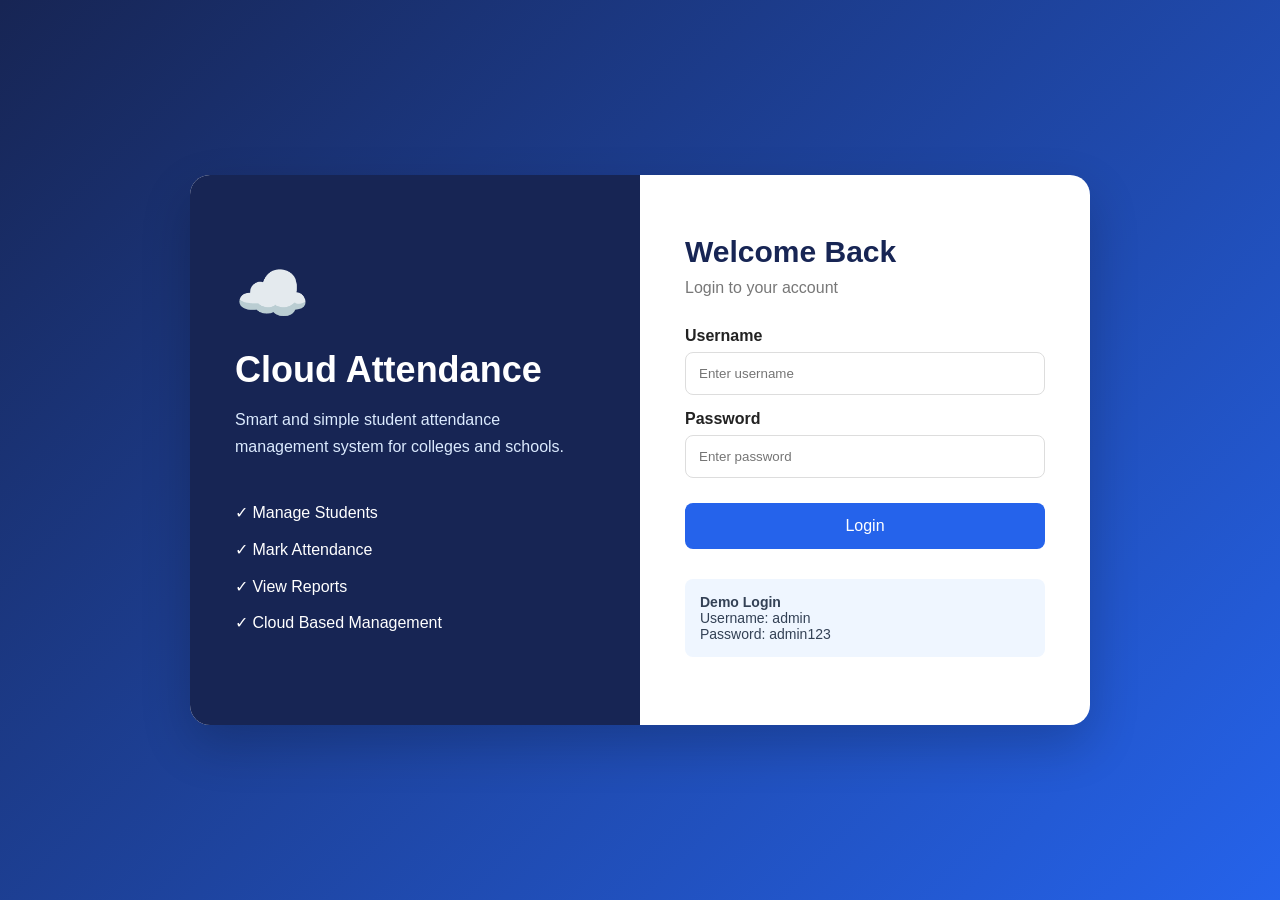
<file: index.html>
<!DOCTYPE html>
<html lang="en">
<head>
<meta charset="UTF-8">
<meta name="viewport" content="width=device-width, initial-scale=1.0">
<title>Cloud Attendance System - Login</title>
<link rel="stylesheet" href="css/style.css">
</head>
<body class="login-body">
<div class="login-container">
<div class="login-left">
<div class="cloud-icon">☁️</div>
<h1>Cloud Attendance</h1>
<p>Smart and simple student attendance management system for colleges and schools.</p>
<div class="login-features">
<div>✓ Manage Students</div><div>✓ Mark Attendance</div><div>✓ View Reports</div><div>✓ Cloud Based Management</div>
</div>
</div>
<div class="login-card">
<h2>Welcome Back</h2><p class="login-subtitle">Login to your account</p>
<form id="loginForm">
<label>Username</label>
<input type="text" id="username" placeholder="Enter username" required>
<label>Password</label>
<input type="password" id="password" placeholder="Enter password" required>
<button type="submit" class="primary-btn">Login</button>
<p id="loginMessage"></p>
</form>
<div class="demo-login"><strong>Demo Login</strong><p>Username: admin</p><p>Password: admin123</p></div>
</div>
</div>
<script src="js/login.js"></script>
</body>
</html>
</file>
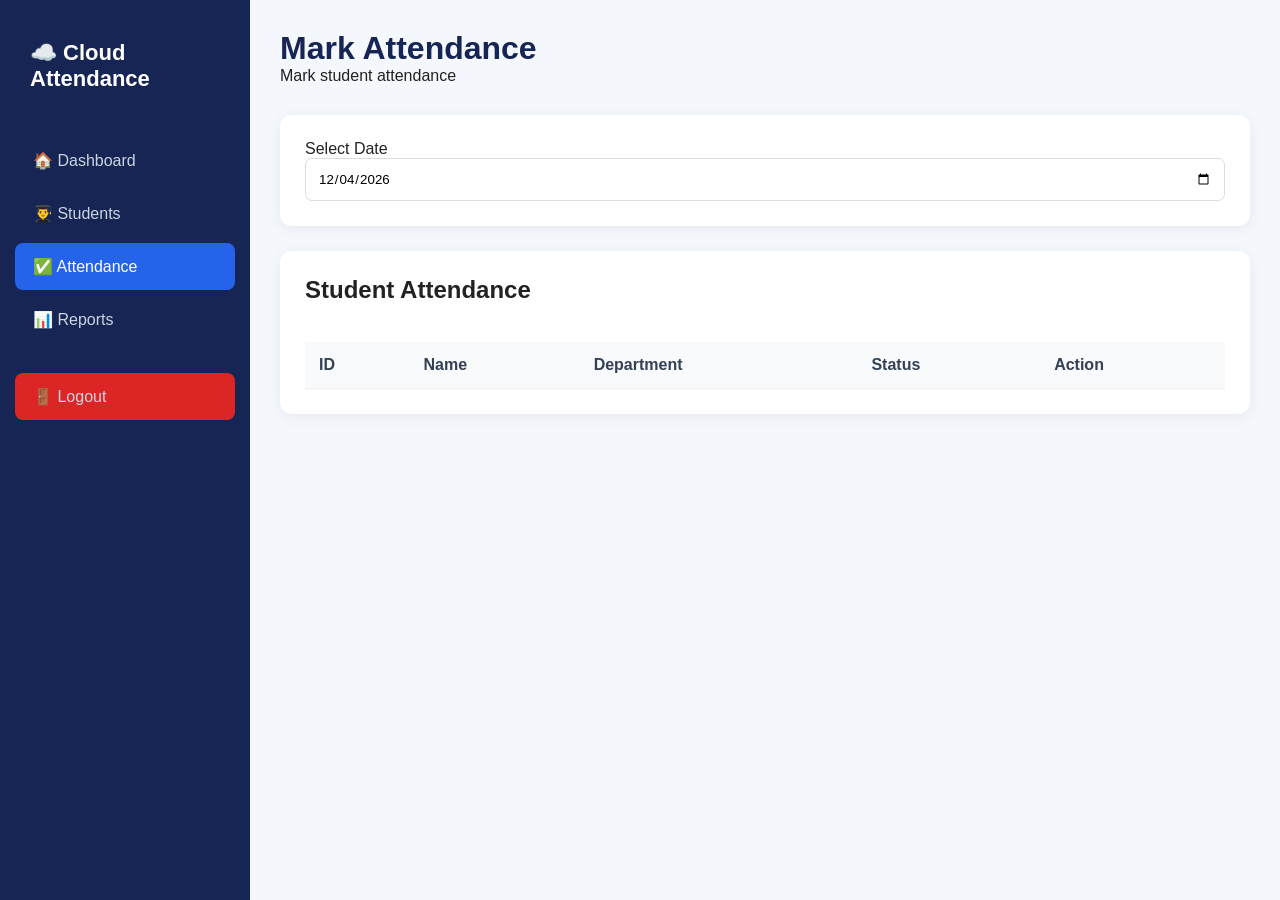
<file: attendance.html>
<!DOCTYPE html>
<html lang="en">
<head><meta charset="UTF-8"><meta name="viewport" content="width=device-width, initial-scale=1.0">
<title>Attendance</title><link rel="stylesheet" href="css/style.css"></head>
<body>
<div class="main-container">
<aside class="sidebar"><div class="logo">☁️ Cloud Attendance</div>
<a href="dashboard.html" class="nav-link">🏠 Dashboard</a>
<a href="students.html" class="nav-link">👨‍🎓 Students</a>
<a href="attendance.html" class="nav-link active">✅ Attendance</a>
<a href="reports.html" class="nav-link">📊 Reports</a>
<a href="index.html" class="nav-link logout">🚪 Logout</a></aside>
<main class="main-content">
<div class="topbar"><div><h1>Mark Attendance</h1><p>Mark student attendance</p></div></div>
<div class="form-card"><label>Select Date</label><input type="date" id="attendanceDate"></div>
<div class="table-container"><h2>Student Attendance</h2><br>
<table><thead><tr><th>ID</th><th>Name</th><th>Department</th><th>Status</th><th>Action</th></tr></thead><tbody id="attendanceTable"></tbody></table></div>
</main></div>
<script src="js/attendance.js"></script></body></html>
</file>
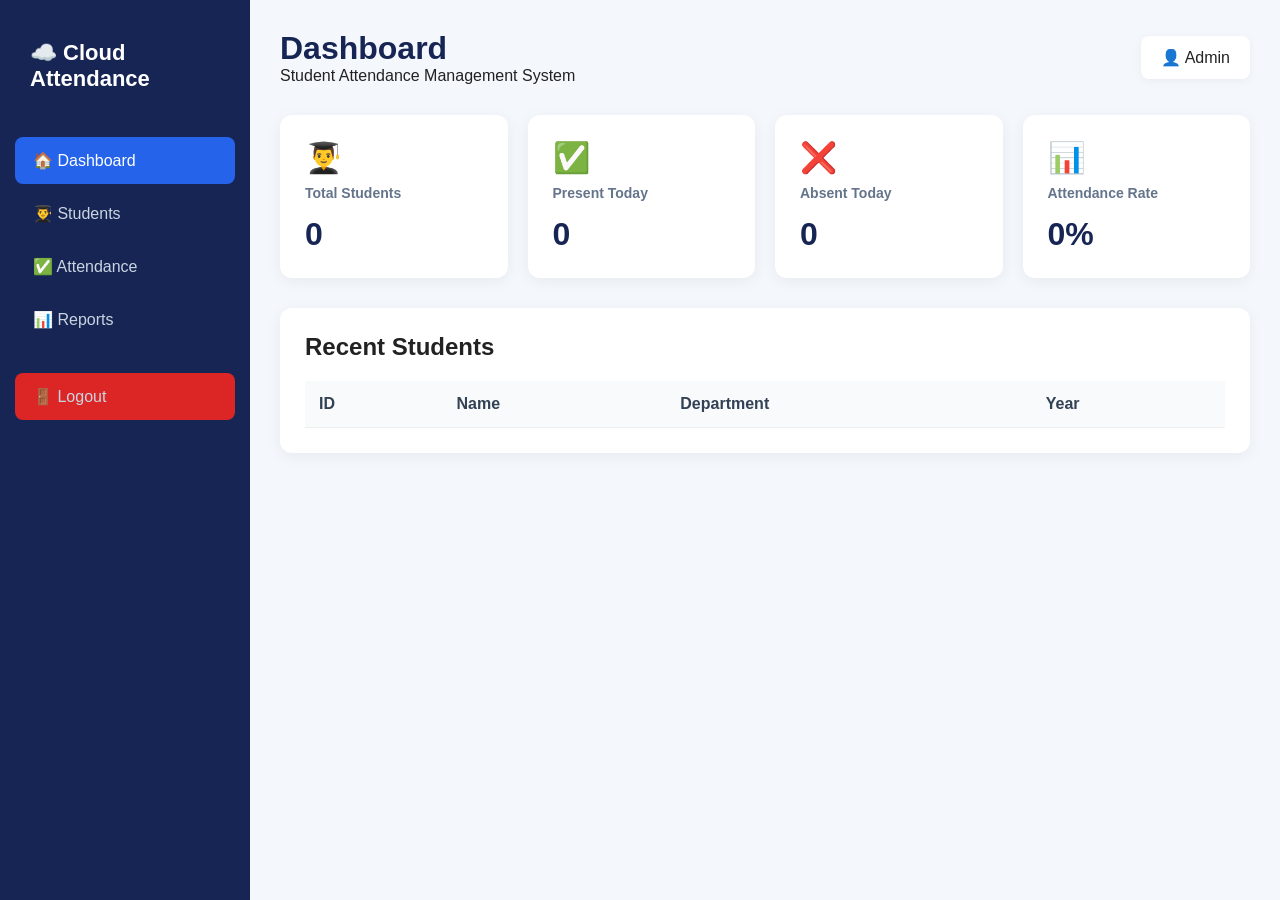
<file: dashboard.html>
<!DOCTYPE html>
<html lang="en">
<head><meta charset="UTF-8"><meta name="viewport" content="width=device-width, initial-scale=1.0">
<title>Dashboard - Attendance System</title><link rel="stylesheet" href="css/style.css"></head>
<body>
<div class="main-container">
<aside class="sidebar"><div class="logo">☁️ Cloud Attendance</div>
<a href="dashboard.html" class="nav-link active">🏠 Dashboard</a>
<a href="students.html" class="nav-link">👨‍🎓 Students</a>
<a href="attendance.html" class="nav-link">✅ Attendance</a>
<a href="reports.html" class="nav-link">📊 Reports</a>
<a href="index.html" class="nav-link logout">🚪 Logout</a></aside>
<main class="main-content">
<div class="topbar"><div><h1>Dashboard</h1><p>Student Attendance Management System</p></div><div class="user">👤 Admin</div></div>
<div class="card-grid">
<div class="stat-card"><div class="stat-icon">👨‍🎓</div><h3>Total Students</h3><h2 id="totalStudents">0</h2></div>
<div class="stat-card"><div class="stat-icon">✅</div><h3>Present Today</h3><h2 id="presentStudents">0</h2></div>
<div class="stat-card"><div class="stat-icon">❌</div><h3>Absent Today</h3><h2 id="absentStudents">0</h2></div>
<div class="stat-card"><div class="stat-icon">📊</div><h3>Attendance Rate</h3><h2 id="attendanceRate">0%</h2></div>
</div>
<div class="table-container"><h2>Recent Students</h2><table><thead><tr><th>ID</th><th>Name</th><th>Department</th><th>Year</th></tr></thead><tbody id="recentStudents"></tbody></table></div>
</main></div>
<script src="js/dashboard.js"></script></body></html>
</file>
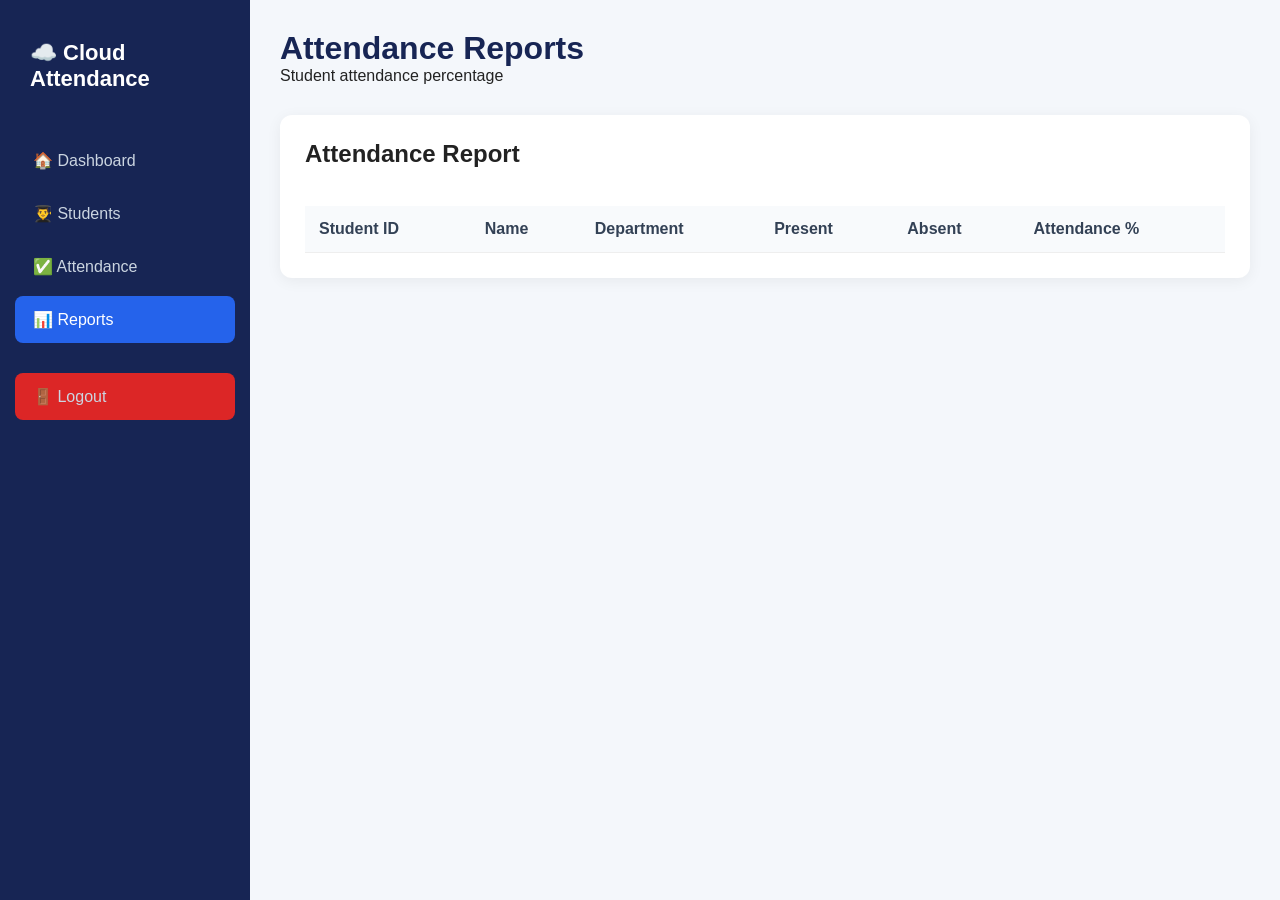
<file: reports.html>
<!DOCTYPE html>
<html lang="en">
<head><meta charset="UTF-8"><meta name="viewport" content="width=device-width, initial-scale=1.0">
<title>Attendance Reports</title><link rel="stylesheet" href="css/style.css"></head>
<body>
<div class="main-container">
<aside class="sidebar"><div class="logo">☁️ Cloud Attendance</div>
<a href="dashboard.html" class="nav-link">🏠 Dashboard</a>
<a href="students.html" class="nav-link">👨‍🎓 Students</a>
<a href="attendance.html" class="nav-link">✅ Attendance</a>
<a href="reports.html" class="nav-link active">📊 Reports</a>
<a href="index.html" class="nav-link logout">🚪 Logout</a></aside>
<main class="main-content">
<div class="topbar"><div><h1>Attendance Reports</h1><p>Student attendance percentage</p></div></div>
<div class="table-container"><h2>Attendance Report</h2><br>
<table><thead><tr><th>Student ID</th><th>Name</th><th>Department</th><th>Present</th><th>Absent</th><th>Attendance %</th></tr></thead><tbody id="reportTable"></tbody></table></div>
</main></div>
<script src="js/reports.js"></script></body></html>
</file>
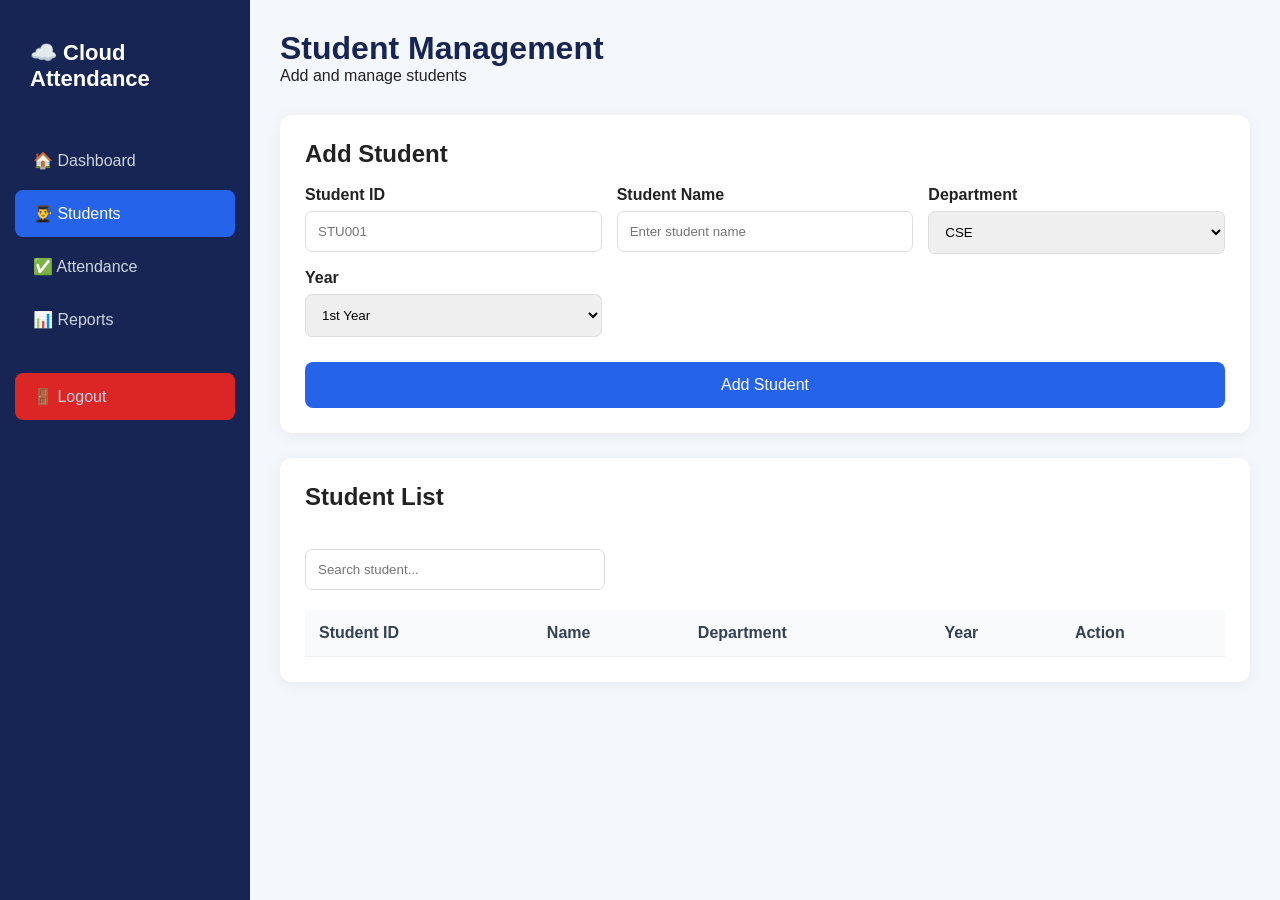
<file: students.html>
<!DOCTYPE html>
<html lang="en">
<head><meta charset="UTF-8"><meta name="viewport" content="width=device-width, initial-scale=1.0">
<title>Students</title><link rel="stylesheet" href="css/style.css"></head>
<body>
<div class="main-container">
<aside class="sidebar"><div class="logo">☁️ Cloud Attendance</div>
<a href="dashboard.html" class="nav-link">🏠 Dashboard</a>
<a href="students.html" class="nav-link active">👨‍🎓 Students</a>
<a href="attendance.html" class="nav-link">✅ Attendance</a>
<a href="reports.html" class="nav-link">📊 Reports</a>
<a href="index.html" class="nav-link logout">🚪 Logout</a></aside>
<main class="main-content">
<div class="topbar"><div><h1>Student Management</h1><p>Add and manage students</p></div></div>
<div class="form-card"><h2>Add Student</h2><br>
<form id="studentForm"><div class="form-grid">
<div class="form-group"><label>Student ID</label><input type="text" id="studentId" placeholder="STU001" required></div>
<div class="form-group"><label>Student Name</label><input type="text" id="studentName" placeholder="Enter student name" required></div>
<div class="form-group"><label>Department</label><select id="department"><option>CSE</option><option>IT</option><option>ECE</option><option>EEE</option><option>MECH</option></select></div>
<div class="form-group"><label>Year</label><select id="year"><option>1st Year</option><option>2nd Year</option><option>3rd Year</option><option>4th Year</option></select></div>
</div><button class="primary-btn" type="submit">Add Student</button></form></div>
<div class="table-container"><h2>Student List</h2><br><input type="text" id="search" class="search-box" placeholder="Search student...">
<table><thead><tr><th>Student ID</th><th>Name</th><th>Department</th><th>Year</th><th>Action</th></tr></thead><tbody id="studentTable"></tbody></table></div>
</main></div>
<script src="js/students.js"></script></body></html>
</file>
<file: css/style.css>
*{margin:0;padding:0;box-sizing:border-box;font-family:Arial,Helvetica,sans-serif}body{background:#f4f7fb;color:#222}
.login-body{min-height:100vh;display:flex;justify-content:center;align-items:center;background:linear-gradient(135deg,#172554,#2563eb)}
.login-container{width:900px;min-height:550px;display:grid;grid-template-columns:1fr 1fr;background:#fff;border-radius:20px;overflow:hidden;box-shadow:0 20px 50px rgba(0,0,0,.2)}
.login-left{background:#172554;color:#fff;padding:60px 45px;display:flex;flex-direction:column;justify-content:center}.cloud-icon{font-size:60px;margin-bottom:20px}.login-left h1{font-size:36px;margin-bottom:15px}.login-left p{line-height:1.7;color:#dbeafe}.login-features{margin-top:35px;line-height:2.3}
.login-card{padding:60px 45px}.login-card h2{font-size:30px;color:#172554}.login-subtitle{color:#777;margin:10px 0 30px}.login-card label{display:block;margin:15px 0 7px;font-weight:bold}.login-card input{width:100%;padding:13px;border:1px solid #ddd;border-radius:8px;outline:none}.login-card input:focus{border-color:#2563eb}
.primary-btn{width:100%;margin-top:25px;padding:14px;border:none;border-radius:8px;background:#2563eb;color:#fff;font-size:16px;cursor:pointer}.primary-btn:hover{background:#1d4ed8}.demo-login{margin-top:30px;padding:15px;background:#eff6ff;border-radius:8px;color:#334155;font-size:14px}
.main-container{display:flex;min-height:100vh}.sidebar{width:250px;background:#172554;color:#fff;padding:25px 15px;position:fixed;top:0;bottom:0}.logo{font-size:22px;font-weight:bold;padding:15px;margin-bottom:30px}.nav-link{display:block;color:#cbd5e1;text-decoration:none;padding:14px 18px;margin:6px 0;border-radius:8px}.nav-link:hover,.nav-link.active{background:#2563eb;color:#fff}.logout{margin-top:30px;background:#dc2626}
.main-content{margin-left:250px;width:calc(100% - 250px);padding:30px}.topbar{display:flex;justify-content:space-between;align-items:center;margin-bottom:30px}.topbar h1{color:#172554}.user{background:#fff;padding:12px 20px;border-radius:8px;box-shadow:0 2px 10px rgba(0,0,0,.05)}
.card-grid{display:grid;grid-template-columns:repeat(4,1fr);gap:20px;margin-bottom:30px}.stat-card{background:#fff;padding:25px;border-radius:12px;box-shadow:0 3px 15px rgba(0,0,0,.06)}.stat-card h3{color:#64748b;font-size:14px;margin-bottom:15px}.stat-card h2{font-size:32px;color:#172554}.stat-icon{font-size:30px;margin-bottom:10px}
.table-container{background:#fff;border-radius:12px;padding:25px;box-shadow:0 3px 15px rgba(0,0,0,.06);overflow-x:auto}.table-container h2{margin-bottom:20px}table{width:100%;border-collapse:collapse}th,td{padding:14px;border-bottom:1px solid #eee;text-align:left}th{background:#f8fafc;color:#334155}tr:hover{background:#f8fafc}
.form-card{background:#fff;padding:25px;border-radius:12px;margin-bottom:25px;box-shadow:0 3px 15px rgba(0,0,0,.06)}.form-grid{display:grid;grid-template-columns:repeat(3,1fr);gap:15px}.form-group label{display:block;font-weight:bold;margin-bottom:7px}.form-group input,.form-group select,.form-card input[type=date]{width:100%;padding:12px;border:1px solid #ddd;border-radius:7px}
.action-btn{border:none;padding:8px 14px;border-radius:6px;cursor:pointer;margin-right:5px}.delete-btn,.absent-btn{background:#dc2626;color:#fff}.present-btn{background:#16a34a;color:#fff}.present{color:#16a34a;font-weight:bold}.absent{color:#dc2626;font-weight:bold}.search-box{padding:12px;width:300px;border:1px solid #ddd;border-radius:7px;margin-bottom:20px}.progress-container{width:100%;background:#e2e8f0;border-radius:10px;overflow:hidden}.progress{height:10px;background:#2563eb}
@media(max-width:900px){.login-container{width:95%;grid-template-columns:1fr}.login-left{display:none}.card-grid{grid-template-columns:repeat(2,1fr)}.form-grid{grid-template-columns:1fr}}@media(max-width:600px){.sidebar{width:70px}.logo{font-size:0}.nav-link{text-align:center;padding:14px 5px;font-size:0}.main-content{margin-left:70px;width:calc(100% - 70px);padding:15px}.card-grid{grid-template-columns:1fr}.search-box{width:100%}}
</file>
